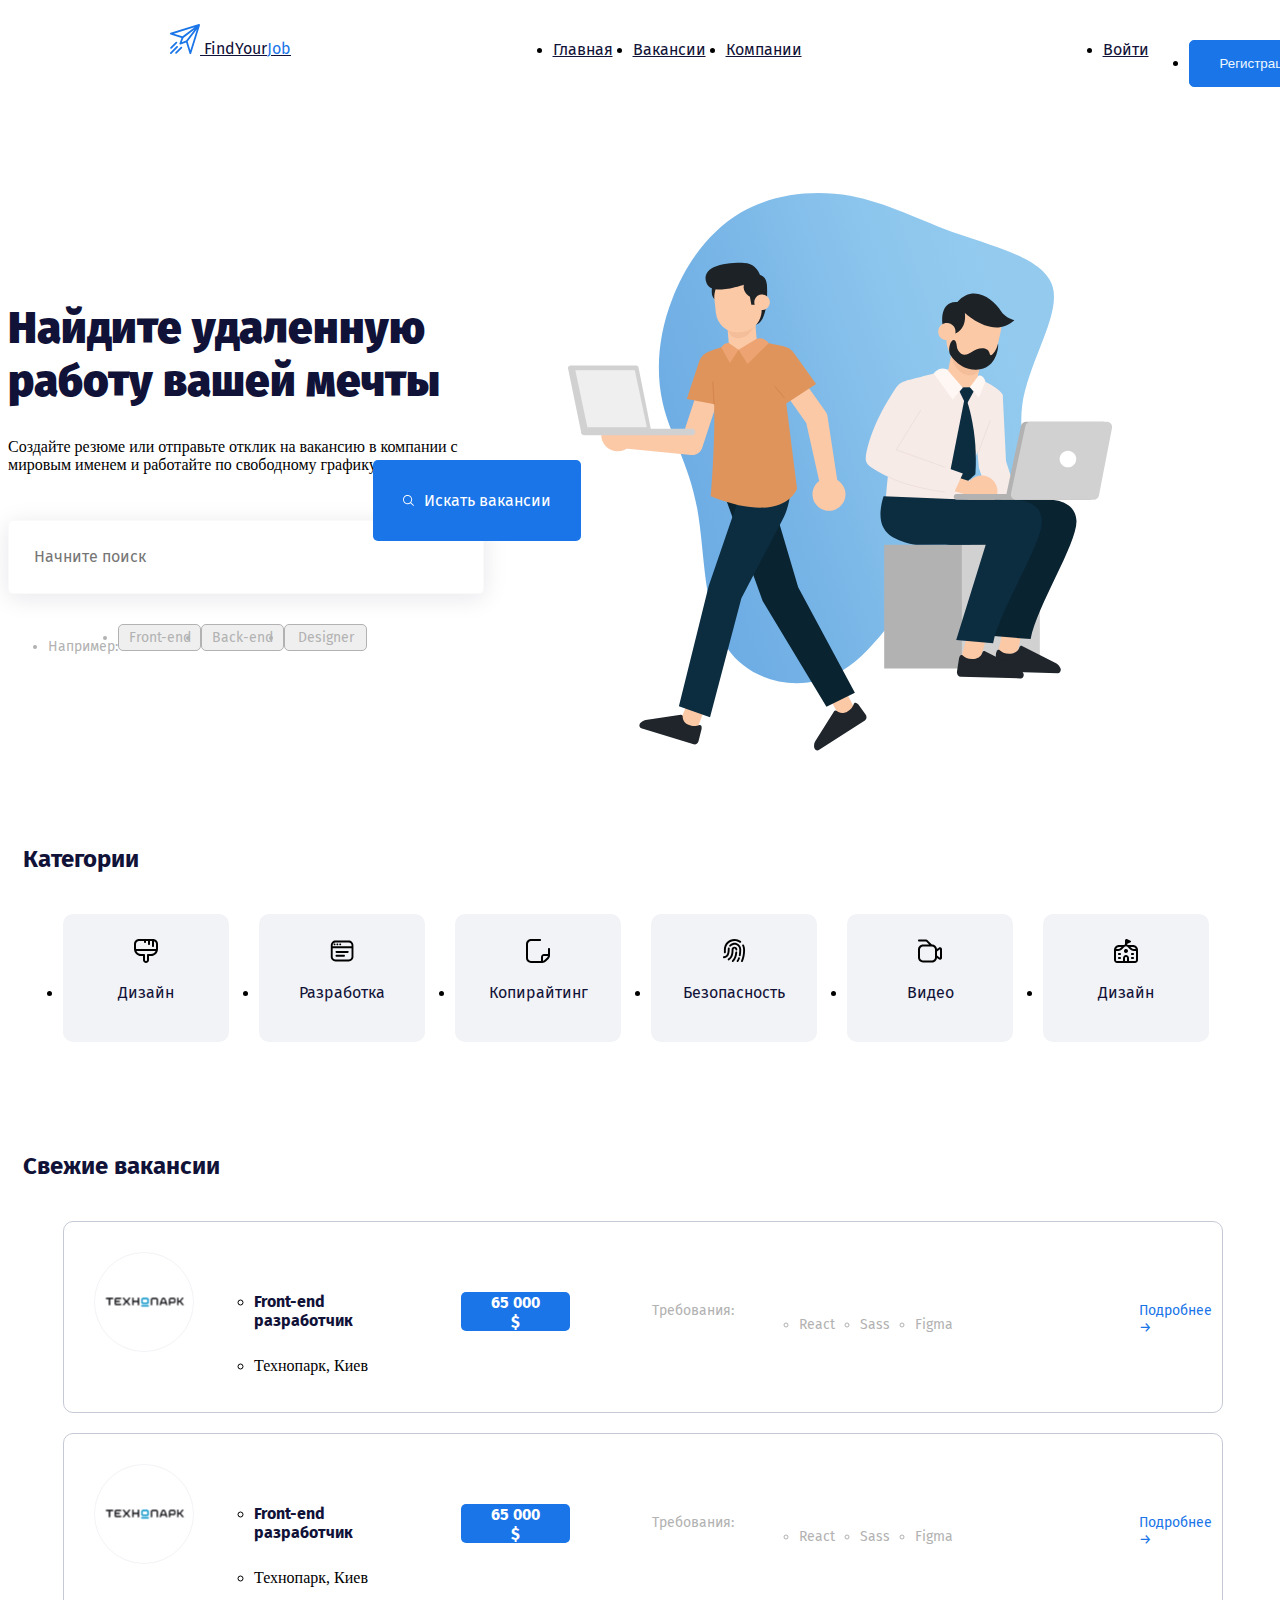
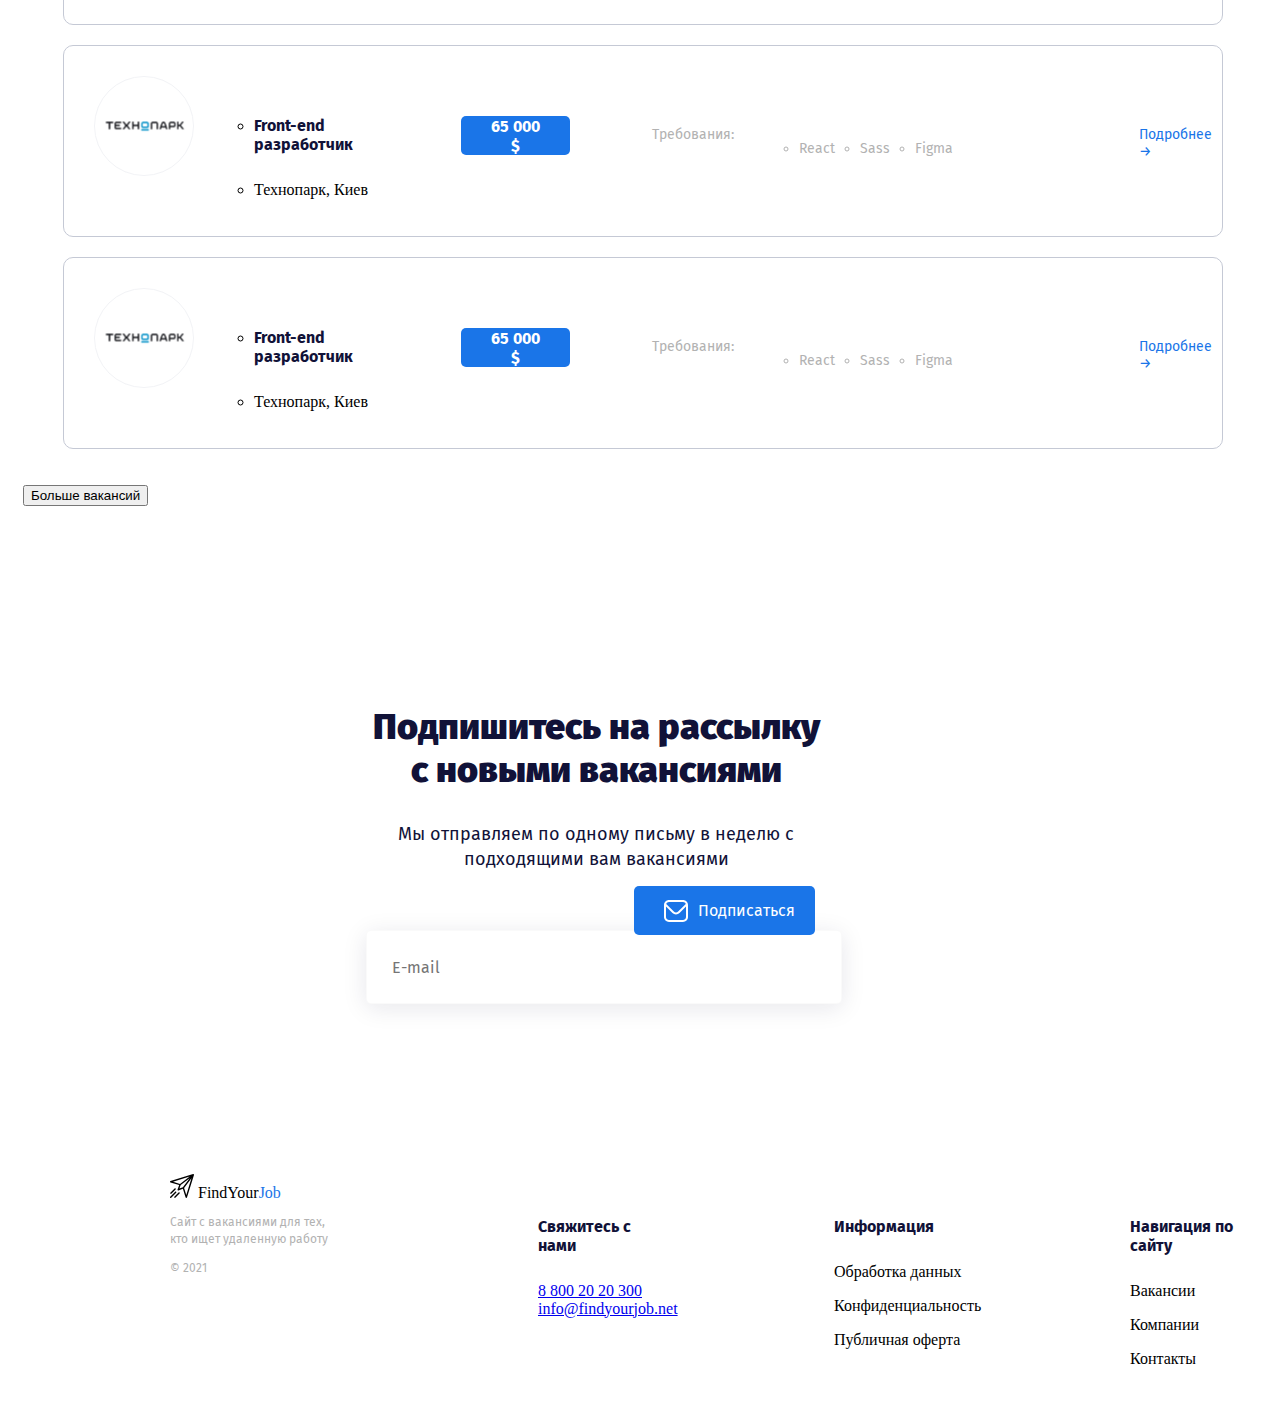
<file: index.html>
<!DOCTYPE html>
<html lang="ru">
<head>
    <meta charset="UTF-8">
    <meta http-equiv="X-UA-Compatible" content="IE=edge">
    <meta name="viewport" content="width=device-width, initial-scale=1.0">
    <link rel="stylesheet" href="./SASS/main.css">

    <link href="https://fonts.googleapis.com/css2?family=Fira+Sans:wght@100;200;300;400;500;600;700;800;900&display=swap" rel="stylesheet">
    <title>FindYourJob</title>
</head>
<body>
    <header>
        <div class="container">
            <a class="logo__header" href="./index.html"><svg class="svg__header" width="30px" height="30px">
            <use href="./images/symbol-defs.svg#icon-Union"></use></svg>
           FindYour<span>Job</span></a>
            
            <ul class="list__header">
                <li class="list__header-item">
                    <a class="list__header-link" href="./lisense.htm">Главная</a>
                </li>
                <li class="list__header-item">
                    <a class="list__header-link" href="./lisense.htm">Вакансии</a>
                </li>
                <li class="list__header-item">
                    <a class="list__header-link" href="./lisense.htm">Компании</a>
                </li>
            </ul>
            <ul class="log-list__header">
                <li class="log-item__header">
                    <a class="login" href="./lisense.htm">Войти</a>
                </li>
                <li class="log-item__header">
                    <button class="login-button">Регистрация</button>
                </li>
            </ul>
        </div>
        <section class="hero-section">
            <div class="title-div">
            <h1>Найдите удаленную работу вашей мечты</h1>
            <p class="title-discription">Создайте резюме или отправьте отклик на вакансию в компании с мировым именем и работайте по свободному графику</p>
            <input placeholder="Начните поиск" class="title-input" type="text">
            <button class="title-button"><svg class="close" width="11px" height="11px">
            <use href="./images/symbol-defs.svg#icon-search"></use></svg><p>Искать вакансии</p>
        </button>
        <ul class="priclad-list">
            <li class="button-list-item">
                <p>Например:</p>
            </li>
            <li class="button-list-item">
                <button class="list-button">Front-end</button>
            </li>
            <li class="button-list-item">
                <button class="list-button">Back-end</button>
            </li>
            <li class="button-list-item">
                <button class="list-button">Designer</button>
            </li>
        </ul> 
            </div>
            <img class="big-svg" src="./images/hero-image.svg" alt="image not found">
        </section>
    </header>
    <!-- main -->
    <main>
        <section class="category-section">
<div class="container">
        <h3 class="category-name">Категории</h3>
        <ul class="category-list">
            <li class="category-list-item">
            <button class="category-list-button"><svg class="close" width="24px" height="24px">
            <use href="./images/symbol-defs.svg#icon-brush"></use></svg><p>Дизайн</p></button>
            </li>
            <li class="category-list-item">
            <button class="category-list-button"><svg class="close" width="24px" height="24px">
            <use href="./images/symbol-defs.svg#icon-browser"></use></svg><p>Разработка</p></button>
            </li>
            <li class="category-list-item">
            <button class="category-list-button"><svg class="close" width="24px" height="24px">
            <use href="./images/symbol-defs.svg#icon-Vector"></use></svg><p>Копирайтинг</p></button>
            </li>
            <li class="category-list-item">
            <button class="category-list-button"><svg class="close" width="24px" height="24px">
            <use href="./images/symbol-defs.svg#icon-fingerprint"></use></svg><p>Безопасность</p></button>
            </li>
            <li class="category-list-item">
            <button class="category-list-button"><svg class="close" width="24px" height="24px">
            <use href="./images/symbol-defs.svg#icon-Vector-1"></use></svg><p>Видео</p></button>
            </li>
            <li class="category-list-item">
            <button class="category-list-button"><svg class="close" width="24px" height="24px">
            <use href="./images/symbol-defs.svg#icon-school-1"></use></svg><p>Дизайн</p></button>
            </li>
        </ul>
        </div>
        </section>
        <section class="vacansy-section">
            <div class="container">
            <h3 class="jobs-name">Свежие вакансии</h3>
            <ul class="job-list">
                <li class="jobs-item">
                    <div class="jobs-div">
                <img width="100px" height="100px" src="./images/logo-company.svg" alt="технопарк">
                <ul class="job-div-list">
                    <li class="job-div-item">
                        <h5>Front-end разработчик</h5>
                    </li>
                    <li class="job-div-item">
                        <p>Технопарк, Киев</p>
                    </li>
                </ul> 
                <button class="job-button"><p>65 000 $</p></button>
                <p class="trbov">Требования:</p>
                <ul class="job-button-list">
                    <li class="job-button-item"><p>React</p></li>
                    <li class="job-button-item"><p>Sass</p></li>
                    <li class="job-button-item"><p>Figma</p></li>
                </ul>
                <p class="more">Подробнее →</p>
            </div>
                </li>
                <li class="jobs-item">
                    <div class="jobs-div">
                <img width="100px" height="100px" src="./images/logo-company.svg" alt="технопарк">
                <ul class="job-div-list">
                    <li class="job-div-item">
                        <h5>Front-end разработчик</h5>
                    </li>
                    <li class="job-div-item">
                        <p>Технопарк, Киев</p>
                    </li>
                </ul> 
                <button class="job-button"><p>65 000 $</p></button>
                <p class="trbov">Требования:</p>
                <ul class="job-button-list">
                    <li class="job-button-item"><p>React</p></li>
                    <li class="job-button-item"><p>Sass</p></li>
                    <li class="job-button-item"><p>Figma</p></li>
                </ul>
                <p class="more">Подробнее →</p>
            </div>
                </li>
                <li class="jobs-item">
                    <div class="jobs-div">
                <img width="100px" height="100px" src="./images/logo-company.svg" alt="технопарк">
                <ul class="job-div-list">
                    <li class="job-div-item">
                        <h5>Front-end разработчик</h5>
                    </li>
                    <li class="job-div-item">
                        <p>Технопарк, Киев</p>
                    </li>
                </ul> 
                <button class="job-button"><p>65 000 $</p></button>
                <p class="trbov">Требования:</p>
                <ul class="job-button-list">
                    <li class="job-button-item"><p>React</p></li>
                    <li class="job-button-item"><p>Sass</p></li>
                    <li class="job-button-item"><p>Figma</p></li>
                </ul>
                <p class="more">Подробнее →</p>
            </div>
                </li>
                <li class="jobs-item">
                    <div class="jobs-div">
                <img width="100px" height="100px" src="./images/logo-company.svg" alt="технопарк">
                <ul class="job-div-list">
                    <li class="job-div-item">
                        <h5>Front-end разработчик</h5>
                    </li>
                    <li class="job-div-item">
                        <p>Технопарк, Киев</p>
                    </li>
                </ul> 
                <button class="job-button"><p>65 000 $</p></button>
                <p class="trbov">Требования:</p>
                <ul class="job-button-list">
                    <li class="job-button-item"><p>React</p></li>
                    <li class="job-button-item"><p>Sass</p></li>
                    <li class="job-button-item"><p>Figma</p></li>
                </ul>
                <p class="more">Подробнее →</p>
            </div>
                </li>
            </ul>
            <button class="more-button">Больше вакансий</button>
        </section>
        </div>
        <section class="subgred">
            <div class="container">
                <div class="s-div">
                    <h2 class="subgred-title">Подпишитесь на рассылку с новыми вакансиями</h2>
                <p class="subgred-discription">Мы отправляем по одному письму в неделю с подходящими вам вакансиями</p>
                <input checked class="email" placeholder="E-mail" type="text">
                <button class="subgred-button"><svg class="close" width="24px" height="24px">
            <use href="./images/symbol-defs.svg#icon-Vector-2"></use></svg><p>Подписаться</p></button>
                </div>
            </div>
        </section>
    </main>
    <footer>
        <div class="container">
            <div>
                <svg class="close" width="24px" height="24px">
            <use href="./images/symbol-defs.svg#icon-Union"></use></svg>
                FindYour<span>Job</span>
                <p class="footer-discriftion">Сайт с вакансиями для тех, кто ищет удаленную работу</p>
                <p class="inc">© 2021</p>
            </div>
            
                <ul class="footer-list">
                    <li class="footer-item">
                        <h5 class="dicrp">Свяжитесь с нами</h5>
                        <a class="dicrp" href="tel:8 800 20 20 300">8 800 20 20 300</a>
                        <a class="dicrp" href="mailto:info@findyourjob.net">info@findyourjob.net</a>
                    </li>
                    <li class="footer-item">
                        <h5 class="dicrp">Информация</h5>
                        <p class="dicrp">Обработка данных</p>
                        <p class="dicrp">Конфиденциальность</p>
                        <p class="dicrp">Публичная оферта</p>
                    </li>
                     <li class="footer-item">
                        <h5 class="dicrp">Навигация по сайту</h5>
                        <p class="dicrp">Вакансии</p>
                        <p class="dicrp">Компании</p>
                        <p class="dicrp">Контакты</p>
                    </li>
                </ul>
        </div>
    </footer>
</body>
</html>
</file>
<file: SASS/main.css>
.category-name {
  font-family: "Fira Sans";
  font-style: normal;
  font-weight: 700;
  font-size: 24px;
  line-height: 29px;
  /* identical to box height */
  /* Text/Primary */
  color: #111238;
}

.category-section {
  background: #FFFFFF;
}

.category-section .container {
  padding-top: 70px;
}

.job-div-item {
  margin-top: 10px;
}

.job-div-item :first-child {
  margin-top: 0;
}

.category-list {
  display: flex;
  margin-top: 40px;
}

.category-list-item {
  margin-left: 30px;
}

.category-list-item:first-child {
  margin-left: 0;
}

.category-list-button {
  width: 166px;
  height: 128px;
  /* Buttons/Grey */
  background: #F2F3F6;
  border-radius: 10px;
  /* Inside auto layout */
  flex: none;
  order: 0;
  flex-grow: 0;
  border: none;
  font-family: "Fira Sans";
  font-style: normal;
  font-weight: 400;
  font-size: 16px;
  line-height: 19px;
  text-align: center;
  /* Text/Primary */
  transition: 250ms cubic-bezier(0.4, 0, 0.2, 1), 400ms cubic-bezier(0.4, 0, 0.2, 1);
  color: #111238;
}

.category-list-button:hover {
  background: #1A75E8;
  color: #F2F3F6;
  fill: #F2F3F6;
}

footer {
  background: #FFFFFf;
}

footer .container {
  display: flex;
  padding-top: 70px;
}

.footer-discriftion {
  font-family: "Fira Sans";
  font-style: normal;
  font-weight: 400;
  font-size: 12px;
  line-height: 140%;
  /* or 17px */
  /* Inputs/Grey */
  color: #B2B2B2;
  width: 166px;
  height: 34px;
}

.inc {
  font-family: "Fira Sans";
  font-style: normal;
  font-weight: 400;
  font-size: 12px;
  line-height: 140%;
  /* identical to box height, or 17px */
  /* Inputs/Grey */
  color: #B2B2B2;
}

.footer-list {
  display: flex;
}

.footer-item {
  display: block;
  width: 134px;
  margin-left: 162px;
}

footer {
  padding-left: 147px;
}

header .container {
  margin-left: 147px;
}

.container {
  width: 1200px;
  margin-right: auto;
  padding-left: 15px;
  padding-right: 15px;
  position: relative;
}

span {
  color: #1A75E8;
}

header .container {
  display: flex;
  padding-top: 16px;
}

.logo__header {
  font-family: "Fira Sans";
  font-style: normal;
  font-weight: 400;
  font-size: 16px;
  line-height: 19px;
  color: #0F1138;
}

.svg__header {
  fill: #1A75E8;
  margin-left: 0;
}

.list__header {
  display: flex;
  flex-direction: row;
  align-items: flex-start;
  padding: 0px;
  margin-left: 261.53px;
}

.list__header-item {
  margin-left: 20px;
}

.list__header-link {
  font-family: "Fira Sans";
  font-style: normal;
  font-weight: 400;
  font-size: 16px;
  line-height: 19px;
  color: #111238;
  transition: 250ms cubic-bezier(0.4, 0, 0.2, 1), 400ms cubic-bezier(0.4, 0, 0.2, 1);
}

.list__header-link:hover {
  color: #1A75E8;
}

.list__header-item:first-child {
  margin-left: 0;
}

.log-list__header {
  margin-left: 261px;
  display: flex;
  width: 241px;
}

.login {
  font-family: "Fira Sans";
  font-style: normal;
  font-weight: 400;
  font-size: 16px;
  line-height: 19px;
  top: 15px;
  /* Text/Primary */
  height: 10px;
  color: #111238;
}

.log-item__header {
  margin-left: 40px;
}

.log-item__header:first-child {
  margin-left: 0;
}

.log-item__header:last-child {
  margin-top: 0;
}

.login-button {
  display: flex;
  flex-direction: row;
  justify-content: center;
  align-items: center;
  padding: 15px 30px;
  gap: 10px;
  color: aliceblue;
  background: #1A75E8;
  border-radius: 5px;
  border: 1px solid #1A75E8;
}

.hero-section {
  margin-top: 90px;
  display: flex;
}

.title-div {
  width: 460px;
  padding-top: 80px;
  display: block;
}

h1 {
  font-family: "Fira Sans";
  font-style: normal;
  font-weight: 900;
  font-size: 44px;
  line-height: 53px;
  /* Text/Primary */
  color: #111238;
}

.big-svg {
  margin-left: 100px;
}

.title-input {
  position: relative;
  width: 447px;
  height: 70px;
  background: #FFFFFF;
  border: 1px solid rgba(209, 209, 209, 0.1);
  box-shadow: 0px 4px 25px rgba(15, 17, 56, 0.1);
  border-radius: 5px;
  padding-left: 25px;
  font-family: "Fira Sans";
  font-style: normal;
  font-weight: 400;
  font-size: 16px;
  line-height: 19px;
  margin-top: 30px;
  /* Inputs/Grey */
  color: #B2B2B2;
}

.title-discription {
  margin-top: 15px;
}

.title-button {
  display: flex;
  flex-direction: row;
  justify-content: center;
  align-items: center;
  padding: 15px 30px;
  gap: 10px;
  background: #1A75E8;
  border-radius: 5px;
  border: none;
  fill: #FFFFFF;
  font-family: "Fira Sans";
  font-style: normal;
  font-weight: 400;
  font-size: 16px;
  line-height: 19px;
  color: #FFFFFF;
  /* Inside auto layout */
  flex: none;
  order: 1;
  flex-grow: 0;
  position: absolute;
  top: 460px;
  left: 373px;
}

.priclad-list {
  display: flex;
  margin-top: 30px;
}

.button-list-item {
  font-family: "Fira Sans";
  font-style: normal;
  font-weight: 400;
  font-size: 14px;
  line-height: 17px;
  /* identical to box height */
  color: #B2B2B2;
}

.list-button {
  box-sizing: border-box;
  /* Auto layout */
  gap: 10px;
  width: 83px;
  height: 27px;
  border: 1px solid #B2B2B2;
  border-radius: 5px;
  /* Inside auto layout */
  font-family: "Fira Sans";
  font-style: normal;
  font-weight: 400;
  font-size: 14px;
  line-height: 17px;
  /* identical to box height */
  /* Inputs/Grey */
  color: #B2B2B2;
  /* Inside auto layout */
}

.job-button {
  display: flex;
  flex-direction: row;
  justify-content: center;
  align-items: center;
  padding: 10px 25px;
  gap: 10px;
  width: 113px;
  height: 39px;
  background: #1A75E8;
  border-radius: 5px;
  margin-top: 40px;
  margin-left: 46px;
  border: none;
  color: #FFFFFF;
  font-family: "Fira Sans";
  font-style: normal;
  font-weight: 700;
  font-size: 16px;
  line-height: 19px;
  text-align: center;
  /* Inputs/Light */
  color: #FFFFFF;
}

.job-button-list {
  display: flex;
}

.job-button-item {
  font-family: "Fira Sans";
  font-style: normal;
  font-weight: 400;
  font-size: 14px;
  line-height: 17px;
  /* identical to box height */
  margin-left: 25px;
  margin-top: 50px;
  color: #B2B2B2;
}

.trbov {
  font-family: "Fira Sans";
  font-style: normal;
  font-weight: 400;
  font-size: 14px;
  line-height: 17px;
  /* identical to box height */
  margin-top: 50px;
  color: #B2B2B2;
  margin-left: 82px;
}

.more {
  font-family: "Fira Sans";
  font-style: normal;
  font-weight: 400;
  font-size: 14px;
  line-height: 17px;
  /* identical to box height */
  /* Buttons/Primary */
  color: #1A75E8;
  margin-left: 186px;
  height: 20px;
  margin-top: 50px;
}

.jobs-name {
  margin-bottom: 40px;
}

.vacansy-section {
  background-color: #FFFFFF;
  padding-bottom: 80px;
}

.vacansy-section .container {
  padding-top: 70px;
}

.jobs-name {
  font-family: "Fira Sans";
  font-style: normal;
  font-weight: 700;
  font-size: 24px;
  line-height: 29px;
  /* identical to box height */
  /* Text/Primary */
  color: #111238;
}

.job-list {
  display: block;
}

.jobs-item {
  display: flex;
}

.jobs-div {
  display: flex;
  border: 1px solid #C5C9D5;
  border-radius: 10px;
  padding-left: 30px;
  height: 160px;
  margin-bottom: 20px;
  width: 1146px;
  padding-top: 30px;
}

h5 {
  font-family: "Fira Sans";
  font-style: normal;
  font-weight: 700;
  font-size: 16px;
  line-height: 19px;
  /* Text/Primary */
  color: #111238;
}

.job-div-list {
  margin-top: 30px;
  margin-left: 20px;
}

.subgred .container {
  padding-top: 90px;
  padding-bottom: 100px;
}

.subgred-title {
  font-family: "Fira Sans";
  font-style: normal;
  font-weight: 900;
  font-size: 36px;
  line-height: 43px;
  width: 460px;
  text-align: center;
  /* Text/Primary */
  color: #111238;
}

.s-div {
  padding-left: 343px;
}

.subgred-discription {
  font-family: "Fira Sans";
  font-style: normal;
  font-weight: 400;
  font-size: 18px;
  line-height: 140%;
  /* or 25px */
  margin-top: 20px;
  text-align: center;
  /* Text/Primary */
  color: #111238;
  width: 460px;
}

.email {
  width: 447px;
  height: 70px;
  background: #FFFFFF;
  border: 1px solid rgba(209, 209, 209, 0.1);
  box-shadow: 0px 4px 25px rgba(15, 17, 56, 0.1);
  border-radius: 5px;
  padding-left: 25px;
  font-family: "Fira Sans";
  font-style: normal;
  font-weight: 400;
  font-size: 16px;
  line-height: 19px;
  position: relative;
  /* Inputs/Grey */
  margin-top: 40px;
  color: #B2B2B2;
}

.subgred-button {
  top: 300px;
  left: 626px;
  position: absolute;
  width: 181px;
  height: 49px;
  background: #1A75E8;
  border-radius: 5px;
  border: none;
  display: flex;
  align-items: center;
  gap: 10px;
  padding-left: 30px;
  fill: #FFFFFF;
  font-family: "Fira Sans";
  font-style: normal;
  font-weight: 400;
  font-size: 16px;
  line-height: 19px;
  color: #FFFFFF;
}/*# sourceMappingURL=main.css.map */
</file>
